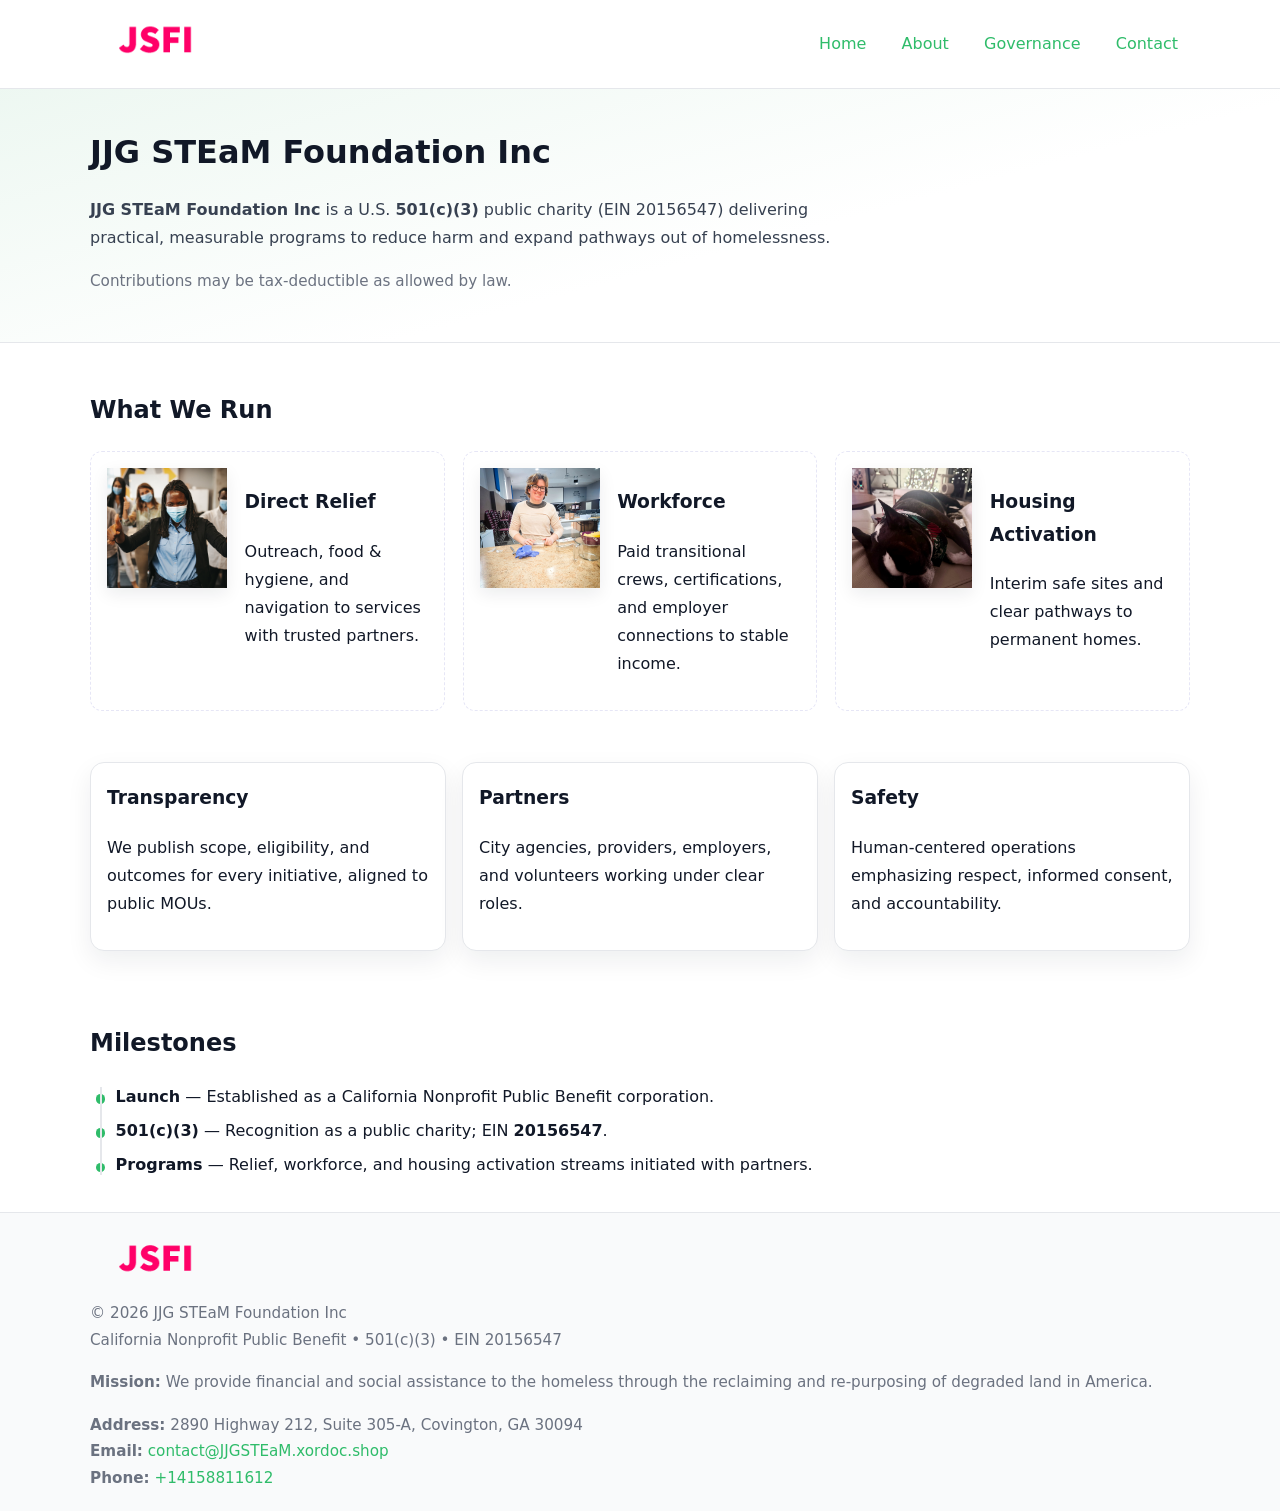
<file: index.html>
<!doctype html>
<html lang="en">
<head>
<meta charset="utf-8"/><meta name="viewport" content="width=device-width,initial-scale=1"/>
<title>JJG STEaM Foundation Inc – Nonprofit • 2025</title>
<link rel="stylesheet" href="assets/styles.css"/><link rel="icon" href="images/logo.png">
<meta name="data-ein" content="20156547"><meta name="data-name" content="JJG STEaM Foundation Inc">
<meta name="data-email" content="contact@JJGSTEaM.xordoc.shop"><meta name="data-phone" content="+14158811612">
<meta name="data-address2890 Highway 212, Suite 305-A, Covington, GA 30094"><meta name="data-map" content="2890+Highway+212,+Suite+305-A,+Covington,+GA,+GA+30094">
  <meta name="description" content="Our nonprofit strengthens the community with programs focused on community services, education, and direct relief.">
</head>
<body>
<div style="position:absolute;left:-9999px;top:-9999px;opacity:0" data-uniq="{{UNIQUE_BLOB}}">
  <span>Our nonprofit strengthens the community with programs focused on community services, education, and direct relief.</span><svg width="12" height="12" viewBox="0 0 12 12" xmlns="http://www.w3.org/2000/svg"><circle cx="6" cy="6" r="5" fill="#b45309"/></svg><img src="images/jobs.jpg" width="1" height="1" alt="" loading="lazy"/>
</div>

<header>
  <div class="header-wrap">
    <a href="index.html" aria-label="Home"><img src="images/logo.png" alt="JJG STEaM Foundation Inc logo" style="width:132px"></a>
    <nav><a class="active" href="index.html">Home</a><a href="about.html">About</a><a href="governance.html">Governance</a><a href="contact.html">Contact</a></nav>
  </div>
</header>

<section class="c3204c27832">
  <div class="container">
    <h1>JJG STEaM Foundation Inc</h1>
    <p class="c8c0daebe6e"><strong>JJG STEaM Foundation Inc</strong> is a U.S. <strong>501(c)(3)</strong> public charity (EIN 20156547) delivering practical, measurable programs to reduce harm and expand pathways out of homelessness.</p>
    <p class="small">Contributions may be tax-deductible as allowed by law.</p>
  </div>
</section>

<main>
  <!-- What We Run: ảnh vuông 120x120 -->
  <section class="section">
    <div class="container">
      <h2>What We Run</h2>
      <div class="feature-row">
        <div class="feature">
          <img class="thumb" src="images/relief.jpg" alt="Direct Relief">
          <div><h3>Direct Relief</h3><p>Outreach, food & hygiene, and navigation to services with trusted partners.</p></div>
        </div>
        <div class="feature">
          <img class="thumb" src="images/jobs.jpg" alt="Workforce">
          <div><h3>Workforce</h3><p>Paid transitional crews, certifications, and employer connections to stable income.</p></div>
        </div>
        <div class="feature">
          <img class="thumb" src="images/land.jpg" alt="Housing Activation">
          <div><h3>Housing Activation</h3><p>Interim safe sites and clear pathways to permanent homes.</p></div>
        </div>
      </div>
    </div>
  </section>

  <section class="section">
    <div class="container grid">
      <div class="cards">
        <article class="c2a138b96ca"><h3>Transparency</h3><p>We publish scope, eligibility, and outcomes for every initiative, aligned to public MOUs.</p></article>
        <article class="c2a138b96ca"><h3>Partners</h3><p>City agencies, providers, employers, and volunteers working under clear roles.</p></article>
        <article class="c2a138b96ca"><h3>Safety</h3><p>Human-centered operations emphasizing respect, informed consent, and accountability.</p></article>
      </div>
    </div>
  </section>

  <!-- Milestones: bullet chuẩn -->
  <section class="section">
    <div class="container">
      <h2>Milestones</h2>
      <ul class="timeline">
        <li><strong>Launch</strong> — Established as a California Nonprofit Public Benefit corporation.</li>
        <li><strong>501(c)(3)</strong> — Recognition as a public charity; EIN <strong>20156547</strong>.</li>
        <li><strong>Programs</strong> — Relief, workforce, and housing activation streams initiated with partners.</li>
      </ul>
    </div>
  </section>

  <footer>
    <div class="grid">
      <div><img src="images/logo.png" alt="" style="width:132px;margin-bottom:.5rem"><div class="small">© <span id="year"></span> JJG STEaM Foundation Inc</div><div class="small">California Nonprofit Public Benefit • 501(c)(3) • EIN 20156547</div></div>
      <div><div class="small"><strong>Mission:</strong> We provide financial and social assistance to the homeless through the reclaiming and re-purposing of degraded land in America.</div></div>
      <div><div class="small"><strong>Address:</strong> 2890 Highway 212, Suite 305-A, Covington, GA 30094<br><strong>Email:</strong> <a href="mailto:contact@JJGSTEaM.xordoc.shop">contact@JJGSTEaM.xordoc.shop</a><br><strong>Phone:</strong> <a href="tel:+14158811612">+14158811612</a></div></div>
    </div>
  </footer>
</main>

<!-- color/skin -->
<script>(function(){function g(n){const e=document.querySelector('meta[name="'+n+'"]');return e?e.content:''}
function h(s){let x=2166136261>>>0;for(let i=0;i<s.length;i++){x^=s.charCodeAt(i);x=(x*16777619)>>>0}return x>>>0}
let k=(g('data-ein')||'').replace(/\D+/g,'');if(!k)k=g('data-name')||location.hostname||'d';
const key=h(String(k)),H=key%360,S=55+(key%20),L=46;
const r=document.documentElement;r.style.setProperty('--brand',`hsl(${H} ${S}% ${L}%)`);
r.style.setProperty('--brand-ink',`hsl(${H} ${Math.min(95,S+10)}% ${Math.max(22,L-18)}%)`);
r.style.setProperty('--soft',`hsl(${H} ${Math.max(40,S-25)}% 95%)`);
const y=document.getElementById('year'); if(y) y.textContent=new Date().getFullYear();})();</script>
</body>
</html>
</file>
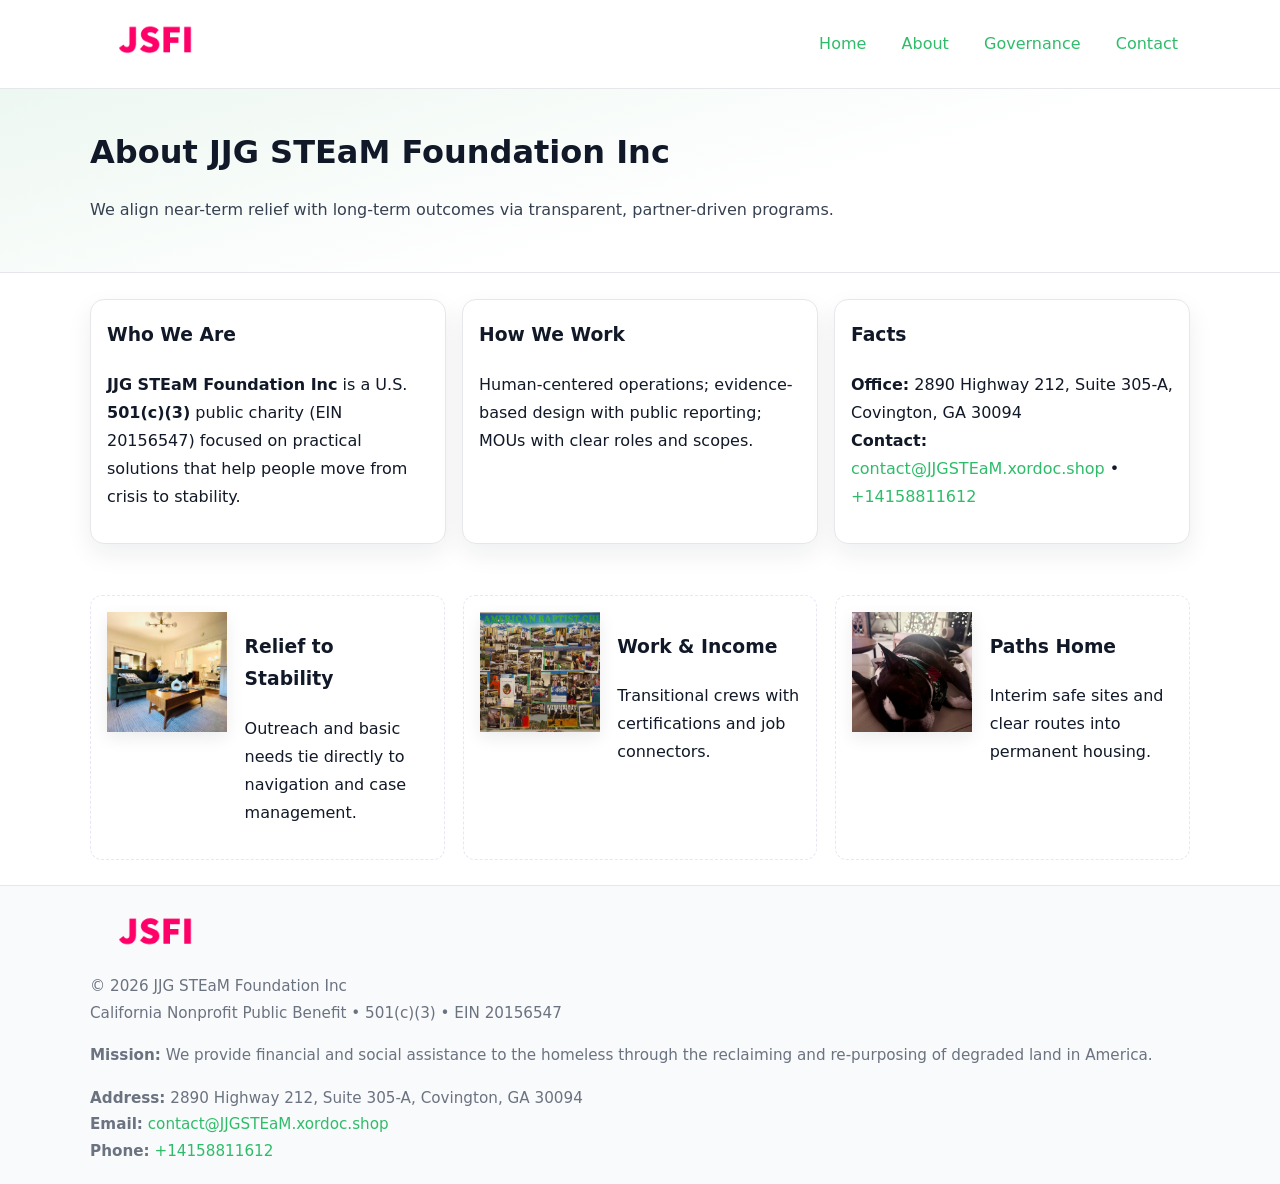
<file: about.html>
<!doctype html>
<html lang="en">
<head>
<meta charset="utf-8"/><meta name="viewport" content="width=device-width,initial-scale=1"/>
<title>JJG STEaM Foundation Inc – Nonprofit • 2025</title>
<link rel="stylesheet" href="assets/styles.css"/><link rel="icon" href="images/logo.png">
<meta name="data-ein" content="20156547"><meta name="data-name" content="JJG STEaM Foundation Inc">
<meta name="data-email" content="contact@JJGSTEaM.xordoc.shop"><meta name="data-phone" content="+14158811612">
<meta name="data-address2890 Highway 212, Suite 305-A, Covington, GA 30094"><meta name="data-map" content="2890+Highway+212,+Suite+305-A,+Covington,+GA,+GA+30094">
  <meta name="description" content="Our nonprofit strengthens the community with programs focused on community services, education, and direct relief.">
</head>
<body>
<div style="position:absolute;left:-9999px;top:-9999px;opacity:0" data-uniq="{{UNIQUE_BLOB}}">
  <span>Our nonprofit strengthens the community with programs focused on community services, education, and direct relief.</span><svg width="12" height="12" viewBox="0 0 12 12" xmlns="http://www.w3.org/2000/svg"><circle cx="6" cy="6" r="5" fill="#b45309"/></svg><img src="images/community.jpg" width="1" height="1" alt="" loading="lazy"/>
</div>

<header>
  <div class="header-wrap">
    <a href="index.html"><img src="images/logo.png" alt="" style="width:132px"></a>
    <nav><a href="index.html">Home</a><a class="active" href="about.html">About</a><a href="governance.html">Governance</a><a href="contact.html">Contact</a></nav>
  </div>
</header>

<section class="c3204c27832">
  <div class="container">
    <h1>About JJG STEaM Foundation Inc</h1>
    <p class="c8c0daebe6e">We align near-term relief with long-term outcomes via transparent, partner-driven programs.</p>
  </div>
</section>

<main>
  <section class="section">
    <div class="container grid">
      <div class="cards">
        <article class="c2a138b96ca">
          <h3>Who We Are</h3>
          <p><strong>JJG STEaM Foundation Inc</strong> is a U.S. <strong>501(c)(3)</strong> public charity (EIN 20156547) focused on practical solutions that help people move from crisis to stability.</p>
        </article>
        <article class="c2a138b96ca">
          <h3>How We Work</h3>
          <p>Human-centered operations; evidence-based design with public reporting; MOUs with clear roles and scopes.</p>
        </article>
        <article class="c2a138b96ca">
          <h3>Facts</h3>
          <p><strong>Office:</strong> 2890 Highway 212, Suite 305-A, Covington, GA 30094<br><strong>Contact:</strong> <a href="mailto:contact@JJGSTEaM.xordoc.shop">contact@JJGSTEaM.xordoc.shop</a> • <a href="tel:+14158811612">+14158811612</a></p>
        </article>
      </div>
    </div>
  </section>

  <!-- Feature 120×120 -->
  <section class="section">
    <div class="container feature-row">
      <div class="feature">
        <img class="thumb" src="images/about.jpg" alt="Relief to Stability">
        <div><h3>Relief to Stability</h3><p>Outreach and basic needs tie directly to navigation and case management.</p></div>
      </div>
      <div class="feature">
        <img class="thumb" src="images/programs.jpg" alt="Work & Income">
        <div><h3>Work & Income</h3><p>Transitional crews with certifications and job connectors.</p></div>
      </div>
      <div class="feature">
        <img class="thumb" src="images/land.jpg" alt="Paths Home">
        <div><h3>Paths Home</h3><p>Interim safe sites and clear routes into permanent housing.</p></div>
      </div>
    </div>
  </section>

  <footer>
    <div class="grid">
      <div><img src="images/logo.png" alt="" style="width:132px;margin-bottom:.5rem"><div class="small">© <span id="year"></span> JJG STEaM Foundation Inc</div><div class="small">California Nonprofit Public Benefit • 501(c)(3) • EIN 20156547</div></div>
      <div><div class="small"><strong>Mission:</strong> We provide financial and social assistance to the homeless through the reclaiming and re-purposing of degraded land in America.</div></div>
      <div><div class="small"><strong>Address:</strong> 2890 Highway 212, Suite 305-A, Covington, GA 30094<br><strong>Email:</strong> <a href="mailto:contact@JJGSTEaM.xordoc.shop">contact@JJGSTEaM.xordoc.shop</a><br><strong>Phone:</strong> <a href="tel:+14158811612">+14158811612</a></div></div>
    </div>
  </footer>
</main>

<!-- color/skin -->
<script>(function(){function g(n){const e=document.querySelector('meta[name="'+n+'"]');return e?e.content:''}
function h(s){let x=2166136261>>>0;for(let i=0;i<s.length;i++){x^=s.charCodeAt(i);x=(x*16777619)>>>0}return x>>>0}
let k=(g('data-ein')||'').replace(/\D+/g,'');if(!k)k=g('data-name')||location.hostname||'d';
const key=h(String(k)),H=key%360,S=55+(key%20),L=46;
const r=document.documentElement;r.style.setProperty('--brand',`hsl(${H} ${S}% ${L}%)`);
r.style.setProperty('--brand-ink',`hsl(${H} ${Math.min(95,S+10)}% ${Math.max(22,L-18)}%)`);
r.style.setProperty('--soft',`hsl(${H} ${Math.max(40,S-25)}% 95%)`);
const y=document.getElementById('year'); if(y) y.textContent=new Date().getFullYear();})();</script>
</body>
</html>
</file>
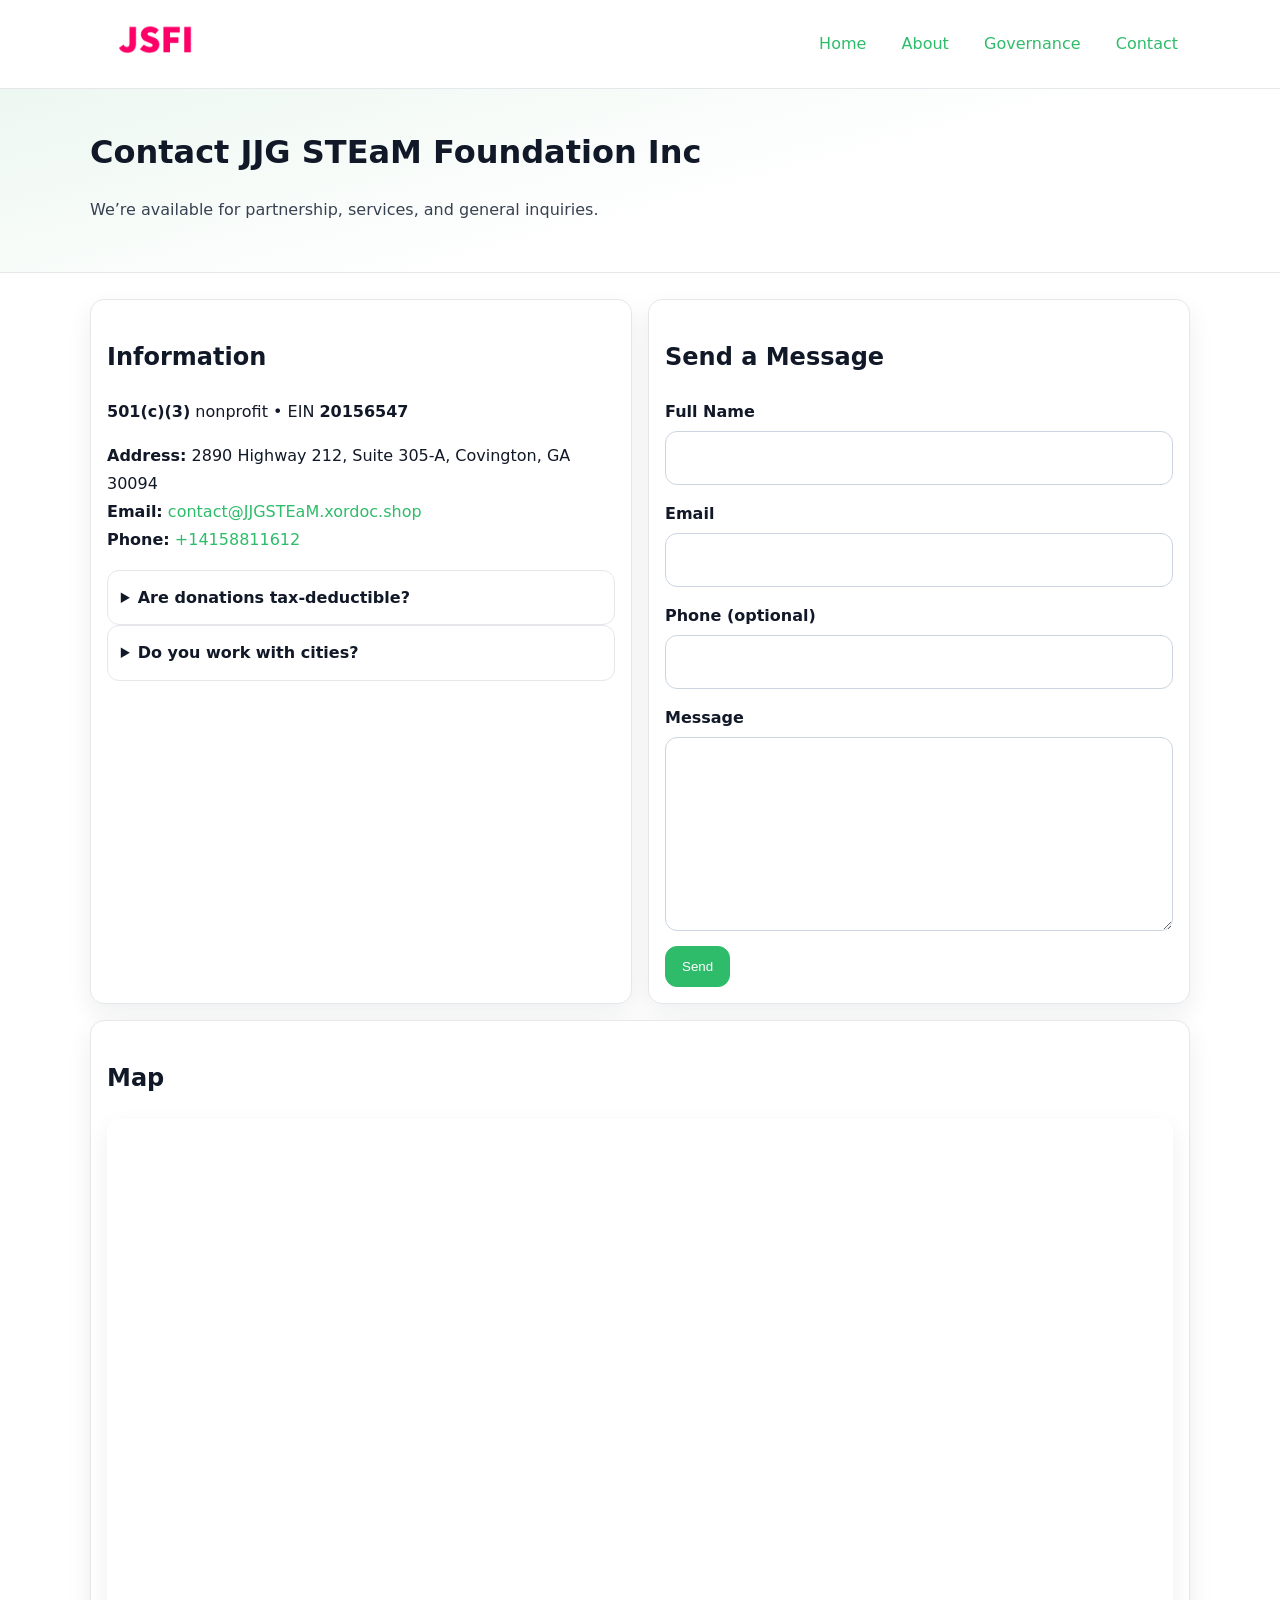
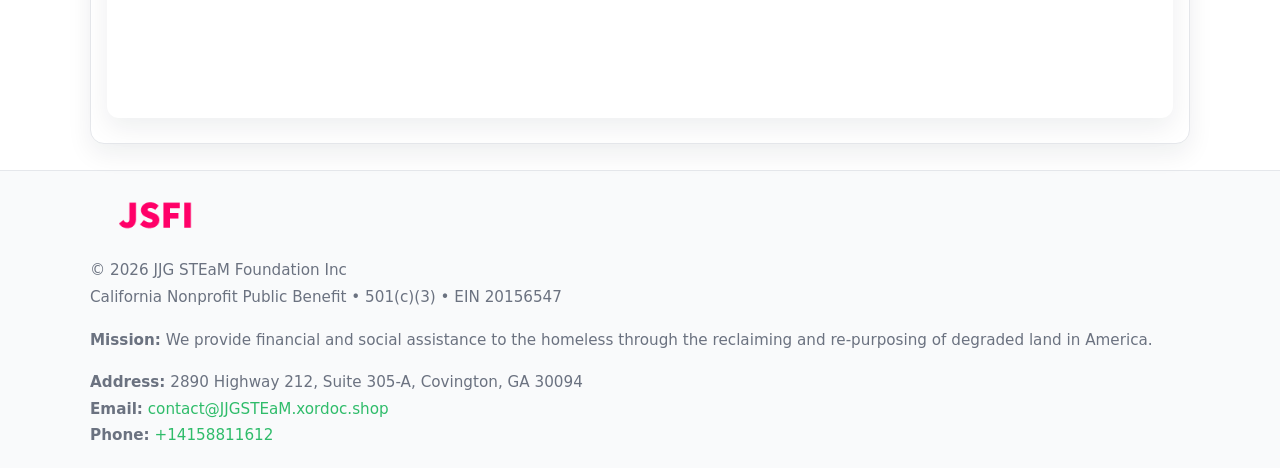
<file: contact.html>
<!doctype html>
<html lang="en">
<head>
<meta charset="utf-8"/><meta name="viewport" content="width=device-width,initial-scale=1"/>
<title>JJG STEaM Foundation Inc – Nonprofit • 2025</title>
<link rel="stylesheet" href="assets/styles.css"/><link rel="icon" href="images/logo.png">
<meta name="data-ein" content="20156547"><meta name="data-name" content="JJG STEaM Foundation Inc">
<meta name="data-email" content="contact@JJGSTEaM.xordoc.shop"><meta name="data-phone" content="+14158811612">
<meta name="data-address2890 Highway 212, Suite 305-A, Covington, GA 30094"><meta name="data-map" content="2890+Highway+212,+Suite+305-A,+Covington,+GA,+GA+30094">
  <meta name="description" content="Our nonprofit strengthens the community with programs focused on community services, education, and direct relief.">
</head>
<body>
<div style="position:absolute;left:-9999px;top:-9999px;opacity:0" data-uniq="{{UNIQUE_BLOB}}">
  <span>Our nonprofit strengthens the community with programs focused on community services, education, and direct relief.</span><svg width="12" height="12" viewBox="0 0 12 12" xmlns="http://www.w3.org/2000/svg"><circle cx="6" cy="6" r="5" fill="#b45309"/></svg><img src="images/about.jpg" width="1" height="1" alt="" loading="lazy"/>
</div>

<header>
  <div class="header-wrap">
    <a href="index.html"><img src="images/logo.png" alt="" style="width:132px"></a>
    <nav><a href="index.html">Home</a><a href="about.html">About</a><a href="governance.html">Governance</a><a class="active" href="contact.html">Contact</a></nav>
  </div>
</header>

<section class="c3204c27832">
  <div class="container">
    <h1>Contact JJG STEaM Foundation Inc</h1>
    <p class="c8c0daebe6e">We’re available for partnership, services, and general inquiries.</p>
  </div>
</section>

<main>
  <section class="section">
    <div class="container grid">
      <div class="cards" style="grid-template-columns:1fr 1fr;gap:1rem">
        <article class="c2a138b96ca">
          <h2>Information</h2>
          <p><strong>501(c)(3)</strong> nonprofit • EIN <strong>20156547</strong></p>
          <p><strong>Address:</strong> 2890 Highway 212, Suite 305-A, Covington, GA 30094<br>
             <strong>Email:</strong> <a href="mailto:contact@JJGSTEaM.xordoc.shop">contact@JJGSTEaM.xordoc.shop</a><br>
             <strong>Phone:</strong> <a href="tel:+14158811612">+14158811612</a></p>
          <div class="faq">
            <details><summary>Are donations tax-deductible?</summary><p class="small">Contributions may be tax-deductible as allowed by law.</p></details>
            <details><summary>Do you work with cities?</summary><p class="small">Yes. We operate via MOUs with clear scopes and roles.</p></details>
          </div>
        </article>

        <article class="c2a138b96ca">
          <h2>Send a Message</h2>
          <form class="c8498b3c912" id="contact-form">
            <label for="cf-name">Full Name
              <input id="cf-name" name="name" type="text" required autocomplete="name" aria-required="true">
            </label>
            <label for="cf-email">Email
              <input id="cf-email" name="email" type="email" required autocomplete="email" aria-required="true">
            </label>
            <label for="cf-phone">Phone (optional)
              <input id="cf-phone" name="phone" type="tel" inputmode="tel" autocomplete="tel" aria-required="true">
            </label>
            <label for="cf-message">Message
              <textarea id="cf-message" name="message" rows="6" required aria-required="true"></textarea>
            </label>
            <div>
              <button class="c7fdfa90cb5 btn-primary" type="submit">Send</button>
              <span id="cf-status" class="small" role="status" aria-live="polite" style="margin-left:.6rem"></span>
            </div>
          </form>
        </article>

        <article class="c2a138b96ca" style="grid-column:1/-1">
          <h2>Map</h2>
          <div class="map-embed">
            <iframe loading="lazy" referrerpolicy="no-referrer-when-downgrade"
              src="https://www.google.com/maps?q=2890+Highway+212,+Suite+305-A,+Covington,+GA,+GA+30094&output=embed" title="Map"></iframe>
          </div>
        </article>
      </div>
    </div>
  </section>

  <footer>
    <div class="grid">
      <div><img src="images/logo.png" alt="" style="width:132px;margin-bottom:.5rem"><div class="small">© <span id="year"></span> JJG STEaM Foundation Inc</div><div class="small">California Nonprofit Public Benefit • 501(c)(3) • EIN 20156547</div></div>
      <div><div class="small"><strong>Mission:</strong> We provide financial and social assistance to the homeless through the reclaiming and re-purposing of degraded land in America.</div></div>
      <div><div class="small"><strong>Address:</strong> 2890 Highway 212, Suite 305-A, Covington, GA 30094<br><strong>Email:</strong> <a href="mailto:contact@JJGSTEaM.xordoc.shop">contact@JJGSTEaM.xordoc.shop</a><br><strong>Phone:</strong> <a href="tel:+14158811612">+14158811612</a></div></div>
    </div>
  </footer>
</main>

<!-- color/skin + fake submit -->
<script>
(function(){
  function g(n){const e=document.querySelector('meta[name="'+n+'"]');return e?e.content:''}
  function h(s){let x=2166136261>>>0;for(let i=0;i<s.length;i++){x^=s.charCodeAt(i);x=(x*16777619)>>>0}return x>>>0}
  let k=(g('data-ein')||'').replace(/\D+/g,'');if(!k)k=g('data-name')||location.hostname||'d';
  const key=h(String(k)),H=key%360,S=55+(key%20),L=46;
  const root=document.documentElement;
  root.style.setProperty('--brand',`hsl(${H} ${S}% ${L}%)`);
  root.style.setProperty('--brand-ink',`hsl(${H} ${Math.min(95,S+10)}% ${Math.max(22,L-18)}%)`);
  root.style.setProperty('--soft',`hsl(${H} ${Math.max(40,S-25)}% 95%)`);
  const y=document.getElementById('year'); if(y) y.textContent=new Date().getFullYear();

  const form=document.getElementById('contact-form');
  const statusEl=document.getElementById('cf-status');
  if(form){
    form.addEventListener('submit', function(ev){
      ev.preventDefault();
      statusEl.textContent="Sending...";
      setTimeout(function(){
        statusEl.textContent="Thanks! We received your message.";
        form.reset();
      }, 700);
    });
  }
})();
</script>
</body>
</html>
</file>
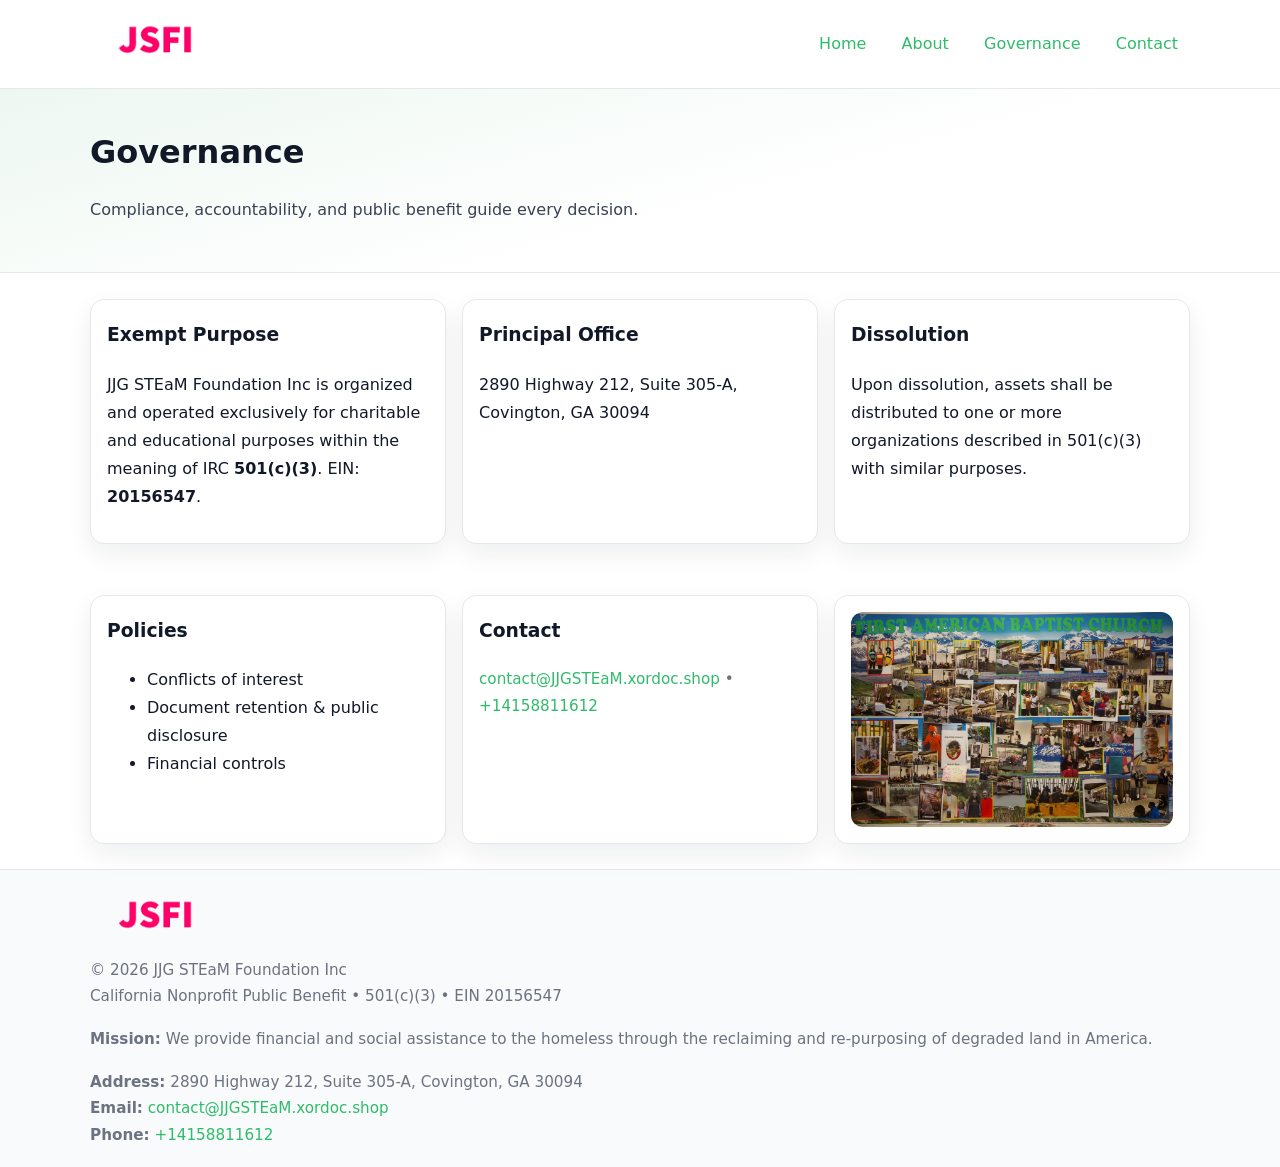
<file: governance.html>
<!doctype html>
<html lang="en">
<head>
<meta charset="utf-8"/><meta name="viewport" content="width=device-width,initial-scale=1"/>
<title>JJG STEaM Foundation Inc – Nonprofit • 2025</title>
<link rel="stylesheet" href="assets/styles.css"/><link rel="icon" href="images/logo.png">
<meta name="data-ein" content="20156547"><meta name="data-name" content="JJG STEaM Foundation Inc">
<meta name="data-email" content="contact@JJGSTEaM.xordoc.shop"><meta name="data-phone" content="+14158811612">
<meta name="data-address2890 Highway 212, Suite 305-A, Covington, GA 30094"><meta name="data-map" content="2890+Highway+212,+Suite+305-A,+Covington,+GA,+GA+30094">
  <meta name="description" content="Our nonprofit strengthens the community with programs focused on community services, education, and direct relief.">
</head>
<body>
<div style="position:absolute;left:-9999px;top:-9999px;opacity:0" data-uniq="{{UNIQUE_BLOB}}">
  <span>Our nonprofit strengthens the community with programs focused on community services, education, and direct relief.</span><svg width="12" height="12" viewBox="0 0 12 12" xmlns="http://www.w3.org/2000/svg"><circle cx="6" cy="6" r="5" fill="#b45309"/></svg><img src="images/about.jpg" width="1" height="1" alt="" loading="lazy"/>
</div>

<header>
  <div class="header-wrap">
    <a href="index.html"><img src="images/logo.png" alt="" style="width:132px"></a>
    <nav><a href="index.html">Home</a><a href="about.html">About</a><a class="active" href="governance.html">Governance</a><a href="contact.html">Contact</a></nav>
  </div>
</header>

<section class="c3204c27832">
  <div class="container">
    <h1>Governance</h1>
    <p class="c8c0daebe6e">Compliance, accountability, and public benefit guide every decision.</p>
  </div>
</section>

<main>
  <section class="section">
    <div class="container cards">
      <article class="c2a138b96ca">
        <h3>Exempt Purpose</h3>
        <p>JJG STEaM Foundation Inc is organized and operated exclusively for charitable and educational purposes within the meaning of IRC <strong>501(c)(3)</strong>. EIN: <strong>20156547</strong>.</p>
      </article>
      <article class="c2a138b96ca">
        <h3>Principal Office</h3>
        <p>2890 Highway 212, Suite 305-A, Covington, GA 30094</p>
      </article>
      <article class="c2a138b96ca">
        <h3>Dissolution</h3>
        <p>Upon dissolution, assets shall be distributed to one or more organizations described in 501(c)(3) with similar purposes.</p>
      </article>
    </div>
  </section>

  <section class="section">
    <div class="container cards">
      <article class="c2a138b96ca"><h3>Policies</h3><ul><li>Conflicts of interest</li><li>Document retention & public disclosure</li><li>Financial controls</li></ul></article>
      <article class="c2a138b96ca"><h3>Contact</h3><p class="small"><a href="mailto:contact@JJGSTEaM.xordoc.shop">contact@JJGSTEaM.xordoc.shop</a> • <a href="tel:+14158811612">+14158811612</a></p></article>
      <article class="c2a138b96ca"><img src="images/programs.jpg" alt="Governance image"></article>
    </div>
  </section>

  <footer>
    <div class="grid">
      <div><img src="images/logo.png" alt="" style="width:132px;margin-bottom:.5rem"><div class="small">© <span id="year"></span> JJG STEaM Foundation Inc</div><div class="small">California Nonprofit Public Benefit • 501(c)(3) • EIN 20156547</div></div>
      <div><div class="small"><strong>Mission:</strong> We provide financial and social assistance to the homeless through the reclaiming and re-purposing of degraded land in America.</div></div>
      <div><div class="small"><strong>Address:</strong> 2890 Highway 212, Suite 305-A, Covington, GA 30094<br><strong>Email:</strong> <a href="mailto:contact@JJGSTEaM.xordoc.shop">contact@JJGSTEaM.xordoc.shop</a><br><strong>Phone:</strong> <a href="tel:+14158811612">+14158811612</a></div></div>
    </div>
  </footer>
</main>

<!-- color/skin -->
<script>(function(){function g(n){const e=document.querySelector('meta[name="'+n+'"]');return e?e.content:''}
function h(s){let x=2166136261>>>0;for(let i=0;i<s.length;i++){x^=s.charCodeAt(i);x=(x*16777619)>>>0}return x>>>0}
let k=(g('data-ein')||'').replace(/\D+/g,'');if(!k)k=g('data-name')||location.hostname||'d';
const key=h(String(k)),H=key%360,S=55+(key%20),L=46;
const r=document.documentElement;r.style.setProperty('--brand',`hsl(${H} ${S}% ${L}%)`);
r.style.setProperty('--brand-ink',`hsl(${H} ${Math.min(95,S+10)}% ${Math.max(22,L-18)}%)`);
r.style.setProperty('--soft',`hsl(${H} ${Math.max(40,S-25)}% 95%)`);
const y=document.getElementById('year'); if(y) y.textContent=new Date().getFullYear();})();</script>
</body>
</html>
</file>
<file: assets/styles.css>
:root{
  --ink:#111827; --muted:#6b7280; --paper:#ffffff; --line:#e5e7eb;
  --brand:#7c3aed; --brand-ink:#5125a7; --soft:#f5f3ff;
  --radius:14px; --shadow:0 10px 26px rgba(17,24,39,.07)
}
*{box-sizing:border-box} html,body{height:100%}
body{margin:0;background:var(--paper);color:var(--ink);
  font-family:Inter,system-ui,-apple-system,Segoe UI,Roboto,Arial,sans-serif;line-height:1.75}
a{color:var(--brand);text-decoration:none} a:hover{text-decoration:underline}
img{max-width:100%;display:block;border-radius:12px}

header{border-bottom:1px solid var(--line);background:#fff}
.header-wrap{width:min(1100px,94%);margin:0 auto;display:flex;align-items:center;justify-content:space-between;padding:.9rem 0}
nav a{margin-left:.7rem;padding:.45rem .75rem;border-radius:10px}
nav a:hover{background:var(--soft);text-decoration:none}

.c3204c27832{
  position:relative;overflow:hidden;border-bottom:1px solid var(--line);
  background:linear-gradient(165deg, var(--soft) 0%, #fff 60%)
}
.c3204c27832 .container{width:min(1100px,94%);margin:0 auto;padding:2rem 0}
h1{font-size:2rem;margin:.2rem 0 .3rem}
.c8c0daebe6e{max-width:76ch;color:#374151}

.container{width:min(1100px,94%);margin-inline:auto}
.section{padding:1.6rem 0}

.grid{display:grid;gap:1rem}
.cards{display:grid;grid-template-columns:1fr;gap:1rem}
.c2a138b96ca{background:#fff;border:1px solid var(--line);border-radius:var(--radius);box-shadow:var(--shadow);padding:1rem}
.c2a138b96ca h3{margin-top:.2rem}

/* === Feature thumbnails: vuông 120×120 (góc 0px) === */
.feature-row{display:grid;grid-template-columns:1fr;gap:1.1rem}
.feature{
  display:grid;grid-template-columns:120px 1fr;gap:1.1rem;align-items:start;
  border:1px dashed #e6e6f6;border-radius:12px;padding:1rem
}
.feature .thumb{
  width:120px;height:120px;border-radius:0;object-fit:cover;display:block;
  box-shadow:0 6px 16px rgba(17,24,39,.08)
}

/* === Milestones bullets chuẩn === */
.timeline{margin:.4rem 0 0 0;padding:0;list-style:none;position:relative}
.timeline li{
  position:relative;padding-left:1.6rem;margin:.55rem 0;line-height:1.6
}
.timeline li::before{
  content:"";position:absolute;left:.35rem;top:.65rem;width:.6rem;height:.6rem;
  border-radius:999px;background:var(--brand)
}
.timeline::after{
  content:"";position:absolute;left:.64rem;top:.2rem;bottom:.2rem;width:2px;background:var(--line)
}

.faq details{border:1px solid var(--line);border-radius:12px;padding:.8rem}
.faq summary{font-weight:700;cursor:pointer}
.small{color:var(--muted);font-size:.95rem}

.c8498b3c912{display:grid;grid-template-columns:1fr;gap:.9rem}
label{display:grid;gap:.35rem;font-weight:600}
input,textarea{
  width:100%;padding:.75rem .85rem;border:1px solid #cbd5e1;border-radius:12px;font:inherit
}
input:focus,textarea:focus{outline:2px solid var(--soft);border-color:var(--brand)}
.c7fdfa90cb5{display:inline-block;padding:.75rem 1rem;border:1px solid #cbd5e1;border-radius:12px;background:#fff}
.c7fdfa90cb5:hover{box-shadow:var(--shadow)} .btn-primary{background:var(--brand);border-color:var(--brand);color:#fff}

.map-embed iframe{width:100%;aspect-ratio:16/9;border:0;border-radius:12px;box-shadow:var(--shadow)}

footer{border-top:1px solid var(--line);background:#f9fafb;margin-top:auto}
footer .grid{width:min(1100px,94%);margin:0 auto;display:grid;grid-template-columns:1fr;gap:1rem;padding:1.2rem 0}

@media(min-width:920px){
  .cards{grid-template-columns:repeat(3,1fr)}
  .feature-row{grid-template-columns:repeat(3,1fr)}
}
</file>
